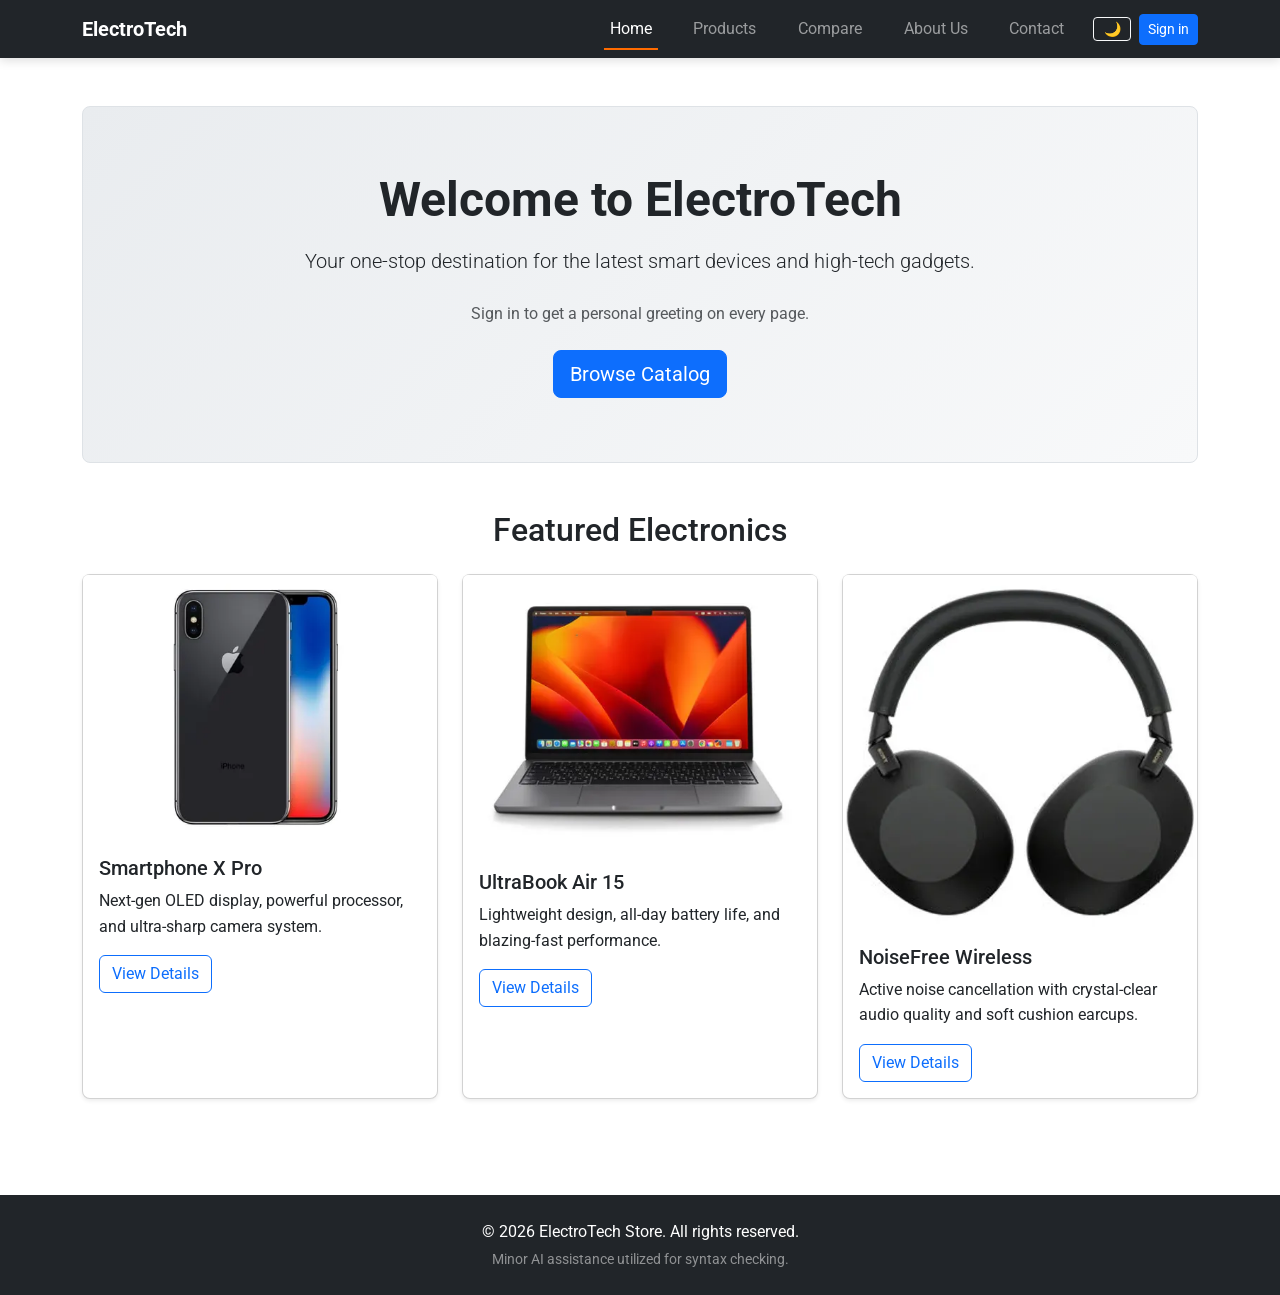
<file: index.html>
<!DOCTYPE html>
<html lang="en">
<head>
    <meta charset="UTF-8">
    <meta name="viewport" content="width=device-width, initial-scale=1.0">
    <title>ElectroTech - Home</title>
    <link rel="preconnect" href="https://fonts.googleapis.com">
    <link rel="preconnect" href="https://fonts.gstatic.com" crossorigin>
    <link href="https://fonts.googleapis.com/css2?family=Roboto:wght@300;400;700&display=swap" rel="stylesheet">
    <link href="https://cdn.jsdelivr.net/npm/bootstrap@5.3.0/dist/css/bootstrap.min.css" rel="stylesheet">
    <link rel="stylesheet" href="css/style.css">
    <script src="js/theme.js"></script>
</head>
<body class="d-flex flex-column min-vh-100">

    <header class="navbar navbar-expand-lg navbar-dark bg-dark sticky-top custom-header">
        <div class="container">
            <a class="navbar-brand fw-bold" href="index.html">ElectroTech</a>
            <button class="navbar-toggler" type="button" data-bs-toggle="collapse" data-bs-target="#mainNavbar" aria-controls="mainNavbar" aria-expanded="false" aria-label="Toggle navigation">
                <span class="navbar-toggler-icon"></span>
            </button>
            <nav class="collapse navbar-collapse" id="mainNavbar">
                <ul class="navbar-nav ms-auto gap-lg-3">
                    <li class="nav-item"><a class="nav-link active" aria-current="page" href="index.html">Home</a></li>
                    <li class="nav-item"><a class="nav-link" href="products.html">Products</a></li>
                    <li class="nav-item"><a class="nav-link" href="compare.html">Compare</a></li>
                    <li class="nav-item"><a class="nav-link" href="about.html">About Us</a></li>
                    <li class="nav-item"><a class="nav-link" href="contact.html">Contact</a></li>
                </ul>
                <div class="nav-controls d-flex align-items-center gap-2 ms-lg-3 mt-2 mt-lg-0">
                    <button type="button" class="btn btn-outline-light btn-sm" id="themeToggle" aria-label="Switch theme">🌙</button>
                    <button type="button" class="btn btn-primary btn-sm auth-guest" data-bs-toggle="modal" data-bs-target="#signinModal">Sign in</button>
                    <span class="navbar-text text-white auth-user d-none">Hi, <strong data-user-name></strong></span>
                    <button type="button" class="btn btn-outline-light btn-sm auth-user d-none" id="signOutBtn">Sign out</button>
                </div>
            </nav>
        </div>
    </header>

    <main class="container my-5">
        
        <section class="about-hero p-5 mb-5 rounded-3 text-center">
            <div class="container-fluid py-3">
                <h1 class="display-5 fw-bold mb-3">Welcome to ElectroTech</h1>
                <p class="lead max-w-700 mx-auto mb-4">Your one-stop destination for the latest smart devices and high-tech gadgets.</p>
                <p class="auth-user d-none fs-5 mb-4">Welcome back, <strong data-user-name></strong>! Check out today's featured devices below.</p>
                <p class="auth-guest text-muted mb-4">Sign in to get a personal greeting on every page.</p>
                <a href="products.html" class="btn btn-primary btn-lg">Browse Catalog</a>
            </div>
        </section>

        <section class="my-5">
            <h2 class="mb-4 text-center">Featured Electronics</h2>
            <div class="row g-4">
                
                <article class="col-md-4">
                    <div class="card h-100 shadow-sm">
                        <img src="images/phone.webp" class="card-img-top" alt="Flagship Smartphone" loading="lazy">
                        <div class="card-body">
                            <h3 class="card-title h5">Smartphone X Pro</h3>
                            <p class="card-text">Next-gen OLED display, powerful processor, and ultra-sharp camera system.</p>
                            <a href="products.html" class="btn btn-outline-primary">View Details</a>
                        </div>
                    </div>
                </article>

                <article class="col-md-4">
                    <div class="card h-100 shadow-sm">
                        <img src="images/notebook.webp" class="card-img-top" alt="Ultra Slim Laptop" loading="lazy">
                        <div class="card-body">
                            <h3 class="card-title h5">UltraBook Air 15</h3>
                            <p class="card-text">Lightweight design, all-day battery life, and blazing-fast performance.</p>
                            <a href="products.html" class="btn btn-outline-primary">View Details</a>
                        </div>
                    </div>
                </article>

                <article class="col-md-4">
                    <div class="card h-100 shadow-sm">
                        <img src="images/headphones.webp" class="card-img-top" alt="Wireless Noise Canceling Headphones" loading="lazy">
                        <div class="card-body">
                            <h3 class="card-title h5">NoiseFree Wireless</h3>
                            <p class="card-text">Active noise cancellation with crystal-clear audio quality and soft cushion earcups.</p>
                            <a href="products.html" class="btn btn-outline-primary">View Details</a>
                        </div>
                    </div>
                </article>

            </div>
        </section>

    </main>

    <div class="modal fade" id="signinModal" tabindex="-1" aria-labelledby="signinModalLabel" aria-hidden="true">
        <div class="modal-dialog modal-dialog-centered">
            <div class="modal-content">
                <form id="signinForm" novalidate>
                    <div class="modal-header">
                        <h2 class="modal-title h5" id="signinModalLabel">Sign in to ElectroTech</h2>
                        <button type="button" class="btn-close" data-bs-dismiss="modal" aria-label="Close"></button>
                    </div>
                    <div class="modal-body">
                        <div class="mb-3">
                            <label for="signinName" class="form-label">Name</label>
                            <input type="text" class="form-control" id="signinName" autocomplete="name">
                            <div class="invalid-feedback">Enter your name: 2–30 letters.</div>
                        </div>
                        <div class="mb-3">
                            <label for="signinEmail" class="form-label">Email</label>
                            <input type="email" class="form-control" id="signinEmail" autocomplete="email">
                            <div class="invalid-feedback">Enter a valid email, for example name@example.com.</div>
                        </div>
                        <div class="mb-3">
                            <label for="signinPassword" class="form-label">Password</label>
                            <input type="password" class="form-control" id="signinPassword" autocomplete="current-password">
                            <div class="invalid-feedback">Password must be at least 6 characters.</div>
                        </div>
                        <p class="small text-muted mb-0">Only your name and email are saved in this browser. The password is never stored.</p>
                    </div>
                    <div class="modal-footer">
                        <button type="button" class="btn btn-outline-secondary" data-bs-dismiss="modal">Cancel</button>
                        <button type="submit" class="btn btn-primary">Sign in</button>
                    </div>
                </form>
            </div>
        </div>
    </div>

    <footer class="bg-dark text-white text-center py-4 mt-auto">
        <div class="container">
            <p class="mb-1">&copy; 2026 ElectroTech Store. All rights reserved.</p>
            <p class="small text-white-50 mb-0">Minor AI assistance utilized for syntax checking.</p>
        </div>
    </footer>

    <script src="https://cdn.jsdelivr.net/npm/bootstrap@5.3.0/dist/js/bootstrap.bundle.min.js"></script>
    <script src="https://code.jquery.com/jquery-3.7.1.min.js"></script>
    <script src="js/script.js"></script>
    <script src="js/auth.js"></script>
</body>
</html>
</file>
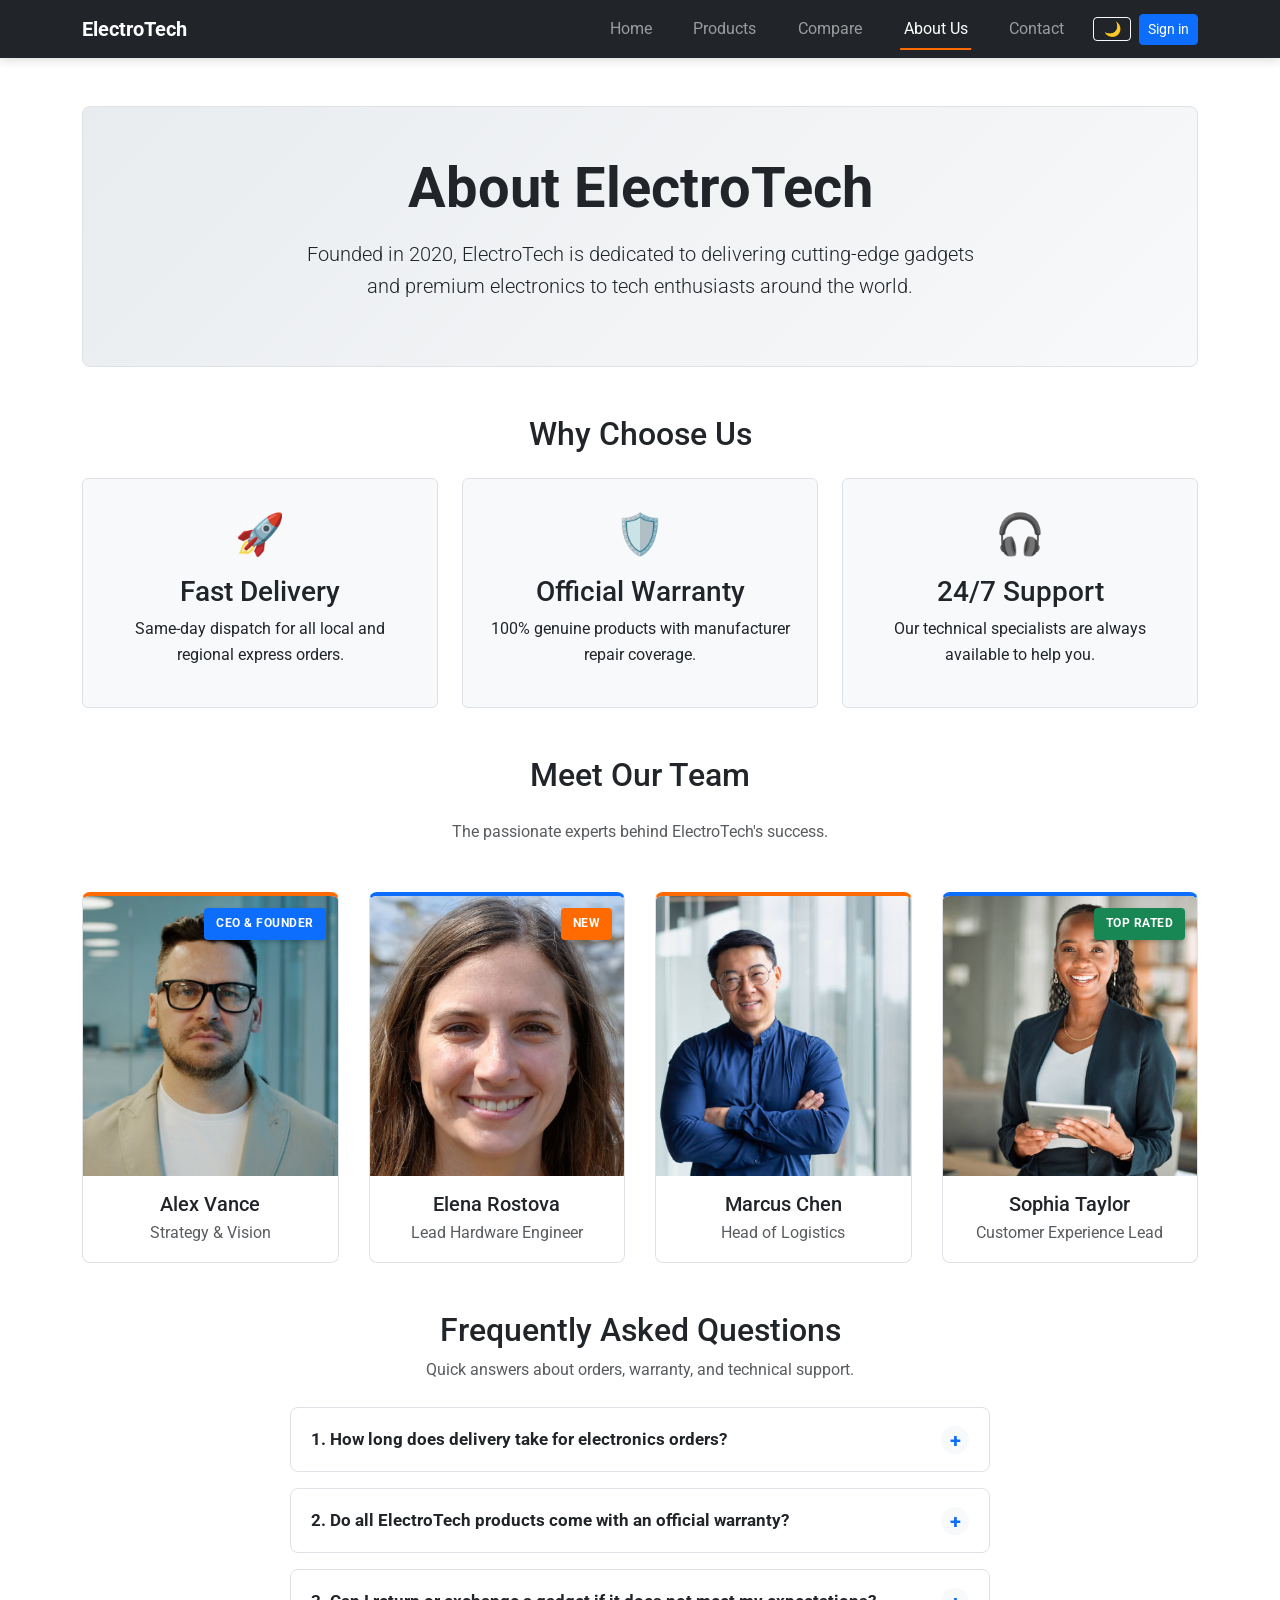
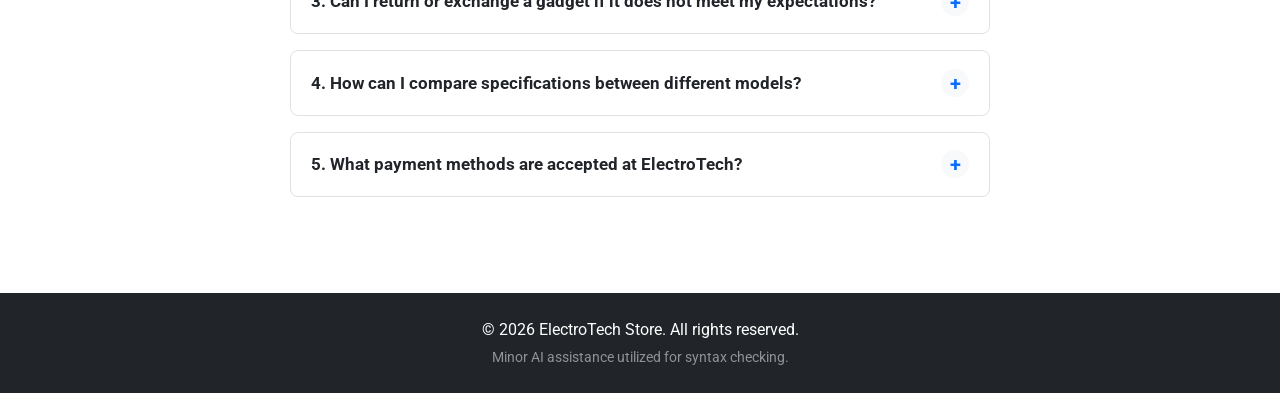
<file: about.html>
<!DOCTYPE html>
<html lang="en">
<head>
    <meta charset="UTF-8">
    <meta name="viewport" content="width=device-width, initial-scale=1.0">
    <title>ElectroTech - About Us & Team</title>
    <link rel="preconnect" href="https://fonts.googleapis.com">
    <link rel="preconnect" href="https://fonts.gstatic.com" crossorigin>
    <link href="https://fonts.googleapis.com/css2?family=Roboto:wght@300;400;700&display=swap" rel="stylesheet">
    <link href="https://cdn.jsdelivr.net/npm/bootstrap@5.3.0/dist/css/bootstrap.min.css" rel="stylesheet">
    <link rel="stylesheet" href="css/style.css">
    <script src="js/theme.js"></script>
</head>
<body class="d-flex flex-column min-vh-100">

    <header class="navbar navbar-expand-lg navbar-dark bg-dark sticky-top custom-header">
        <div class="container">
            <a class="navbar-brand fw-bold" href="index.html">ElectroTech</a>
            <button class="navbar-toggler" type="button" data-bs-toggle="collapse" data-bs-target="#mainNavbar" aria-controls="mainNavbar" aria-expanded="false" aria-label="Toggle navigation">
                <span class="navbar-toggler-icon"></span>
            </button>
            <nav class="collapse navbar-collapse" id="mainNavbar">
                <ul class="navbar-nav ms-auto gap-lg-3">
                    <li class="nav-item"><a class="nav-link" href="index.html">Home</a></li>
                    <li class="nav-item"><a class="nav-link" href="products.html">Products</a></li>
                    <li class="nav-item"><a class="nav-link" href="compare.html">Compare</a></li>
                    <li class="nav-item"><a class="nav-link active" aria-current="page" href="about.html">About Us</a></li>
                    <li class="nav-item"><a class="nav-link" href="contact.html">Contact</a></li>
                </ul>
                <div class="nav-controls d-flex align-items-center gap-2 ms-lg-3 mt-2 mt-lg-0">
                    <button type="button" class="btn btn-outline-light btn-sm" id="themeToggle" aria-label="Switch theme">🌙</button>
                    <button type="button" class="btn btn-primary btn-sm auth-guest" data-bs-toggle="modal" data-bs-target="#signinModal">Sign in</button>
                    <span class="navbar-text text-white auth-user d-none">Hi, <strong data-user-name></strong></span>
                    <button type="button" class="btn btn-outline-light btn-sm auth-user d-none" id="signOutBtn">Sign out</button>
                </div>
            </nav>
        </div>
    </header>

    <main class="container my-5">
        <section class="about-hero p-5 mb-5 rounded-3 text-center">
            <h1 class="display-4 fw-bold mb-3">About ElectroTech</h1>
            <p class="lead max-w-700 mx-auto">
                Founded in 2020, ElectroTech is dedicated to delivering cutting-edge gadgets and premium electronics to tech enthusiasts around the world.
            </p>
        </section>

        <section class="mb-5">
            <h2 class="text-center mb-4">Why Choose Us</h2>
            <div class="row g-4">
                <div class="col-12 col-md-6 col-lg-4">
                    <div class="feature-item h-100 p-4 rounded text-center">
                        <div class="feature-icon mb-2">🚀</div>
                        <h3>Fast Delivery</h3>
                        <p>Same-day dispatch for all local and regional express orders.</p>
                    </div>
                </div>
                <div class="col-12 col-md-6 col-lg-4">
                    <div class="feature-item h-100 p-4 rounded text-center">
                        <div class="feature-icon mb-2">🛡️</div>
                        <h3>Official Warranty</h3>
                        <p>100% genuine products with manufacturer repair coverage.</p>
                    </div>
                </div>
                <div class="col-12 col-md-6 col-lg-4">
                    <div class="feature-item h-100 p-4 rounded text-center">
                        <div class="feature-icon mb-2">🎧</div>
                        <h3>24/7 Support</h3>
                        <p>Our technical specialists are always available to help you.</p>
                    </div>
                </div>
            </div>
        </section>

        <section class="my-5">
            <h2 class="text-center mb-4">Meet Our Team</h2>
            <p class="text-muted text-center mb-5">The passionate experts behind ElectroTech's success.</p>

            <div class="team-grid">
                <article class="team-card">
                    <div class="team-card__image-container">
                        <img src="img/team1.jpg" alt="Alex Vance Photo" loading="lazy">
                        <span class="badge-status badge-status--lead">CEO &amp; Founder</span>
                    </div>
                    <div class="team-card__content p-3 text-center">
                        <h3 class="h5 mb-1">Alex Vance</h3>
                        <p class="text-muted mb-0">Strategy &amp; Vision</p>
                    </div>
                </article>

                <article class="team-card">
                    <div class="team-card__image-container">
                        <img src="img/team2.jpg" alt="Elena Rostova Photo" loading="lazy">
                        <span class="badge-status badge-status--new">NEW</span>
                    </div>
                    <div class="team-card__content p-3 text-center">
                        <h3 class="h5 mb-1">Elena Rostova</h3>
                        <p class="text-muted mb-0">Lead Hardware Engineer</p>
                    </div>
                </article>

                <article class="team-card">
                    <div class="team-card__image-container">
                        <img src="img/team3.jpg" alt="Marcus Chen Photo" loading="lazy">
                    </div>
                    <div class="team-card__content p-3 text-center">
                        <h3 class="h5 mb-1">Marcus Chen</h3>
                        <p class="text-muted mb-0">Head of Logistics</p>
                    </div>
                </article>

                <article class="team-card">
                    <div class="team-card__image-container">
                        <img src="img/team4.jpg" alt="Sophia Taylor Photo" loading="lazy">
                        <span class="badge-status badge-status--top">TOP RATED</span>
                    </div>
                    <div class="team-card__content p-3 text-center">
                        <h3 class="h5 mb-1">Sophia Taylor</h3>
                        <p class="text-muted mb-0">Customer Experience Lead</p>
                    </div>
                </article>
            </div>
        </section>

        <section class="my-5" id="faqSection">
            <h2 class="text-center mb-2">Frequently Asked Questions</h2>
            <p class="text-muted text-center mb-4">Quick answers about orders, warranty, and technical support.</p>

            <div class="max-w-700 mx-auto d-flex flex-column gap-3" id="faqAccordion">
                <article class="faq-item">
                    <button type="button" class="faq-question" aria-expanded="false">
                        <span>1. How long does delivery take for electronics orders?</span>
                        <span class="faq-icon" aria-hidden="true">+</span>
                    </button>
                    <div class="faq-answer">
                        <p class="mb-0">Local orders within Astana are dispatched the same day and arrive within 24 hours. Regional express shipping across Kazakhstan takes 2 to 4 business days.</p>
                    </div>
                </article>

                <article class="faq-item">
                    <button type="button" class="faq-question" aria-expanded="false">
                        <span>2. Do all ElectroTech products come with an official warranty?</span>
                        <span class="faq-icon" aria-hidden="true">+</span>
                    </button>
                    <div class="faq-answer">
                        <p class="mb-0">Yes, every smartphone, laptop, and audio device includes a 1-year or 2-year manufacturer warranty covering hardware defects and authorized service repairs.</p>
                    </div>
                </article>

                <article class="faq-item">
                    <button type="button" class="faq-question" aria-expanded="false">
                        <span>3. Can I return or exchange a gadget if it does not meet my expectations?</span>
                        <span class="faq-icon" aria-hidden="true">+</span>
                    </button>
                    <div class="faq-answer">
                        <p class="mb-0">You can return or exchange any unopened or undamaged item within 14 days of purchase with the original packaging and receipt.</p>
                    </div>
                </article>

                <article class="faq-item">
                    <button type="button" class="faq-question" aria-expanded="false">
                        <span>4. How can I compare specifications between different models?</span>
                        <span class="faq-icon" aria-hidden="true">+</span>
                    </button>
                    <div class="faq-answer">
                        <p class="mb-0">Visit our Compare page to view side-by-side hardware specs, battery capacities, display types, and pricing across flagship devices.</p>
                    </div>
                </article>

                <article class="faq-item">
                    <button type="button" class="faq-question" aria-expanded="false">
                        <span>5. What payment methods are accepted at ElectroTech?</span>
                        <span class="faq-icon" aria-hidden="true">+</span>
                    </button>
                    <div class="faq-answer">
                        <p class="mb-0">We accept Visa, Mastercard, Kaspi QR/Gold, Apple Pay, and corporate bank transfers for bulk hardware orders.</p>
                    </div>
                </article>
            </div>
        </section>
    </main>

    <div class="modal fade" id="signinModal" tabindex="-1" aria-labelledby="signinModalLabel" aria-hidden="true">
        <div class="modal-dialog modal-dialog-centered">
            <div class="modal-content">
                <form id="signinForm" novalidate>
                    <div class="modal-header">
                        <h2 class="modal-title h5" id="signinModalLabel">Sign in to ElectroTech</h2>
                        <button type="button" class="btn-close" data-bs-dismiss="modal" aria-label="Close"></button>
                    </div>
                    <div class="modal-body">
                        <div class="mb-3">
                            <label for="signinName" class="form-label">Name</label>
                            <input type="text" class="form-control" id="signinName" autocomplete="name">
                            <div class="invalid-feedback">Enter your name: 2–30 letters.</div>
                        </div>
                        <div class="mb-3">
                            <label for="signinEmail" class="form-label">Email</label>
                            <input type="email" class="form-control" id="signinEmail" autocomplete="email">
                            <div class="invalid-feedback">Enter a valid email, for example name@example.com.</div>
                        </div>
                        <div class="mb-3">
                            <label for="signinPassword" class="form-label">Password</label>
                            <input type="password" class="form-control" id="signinPassword" autocomplete="current-password">
                            <div class="invalid-feedback">Password must be at least 6 characters.</div>
                        </div>
                        <p class="small text-muted mb-0">Only your name and email are saved in this browser. The password is never stored.</p>
                    </div>
                    <div class="modal-footer">
                        <button type="button" class="btn btn-outline-secondary" data-bs-dismiss="modal">Cancel</button>
                        <button type="submit" class="btn btn-primary">Sign in</button>
                    </div>
                </form>
            </div>
        </div>
    </div>
    <footer class="bg-dark text-white text-center py-4 mt-auto">
        <div class="container">
            <p class="mb-1">&copy; 2026 ElectroTech Store. All rights reserved.</p>
            <p class="small text-white-50 mb-0">Minor AI assistance utilized for syntax checking.</p>
        </div>
    </footer>

    <script src="https://cdn.jsdelivr.net/npm/bootstrap@5.3.0/dist/js/bootstrap.bundle.min.js"></script>
    <script src="https://code.jquery.com/jquery-3.7.1.min.js"></script>
    <script src="js/script.js"></script>
    <script src="js/auth.js"></script>
    <script src="js/faq.js"></script>
</body>
</html>
</file>
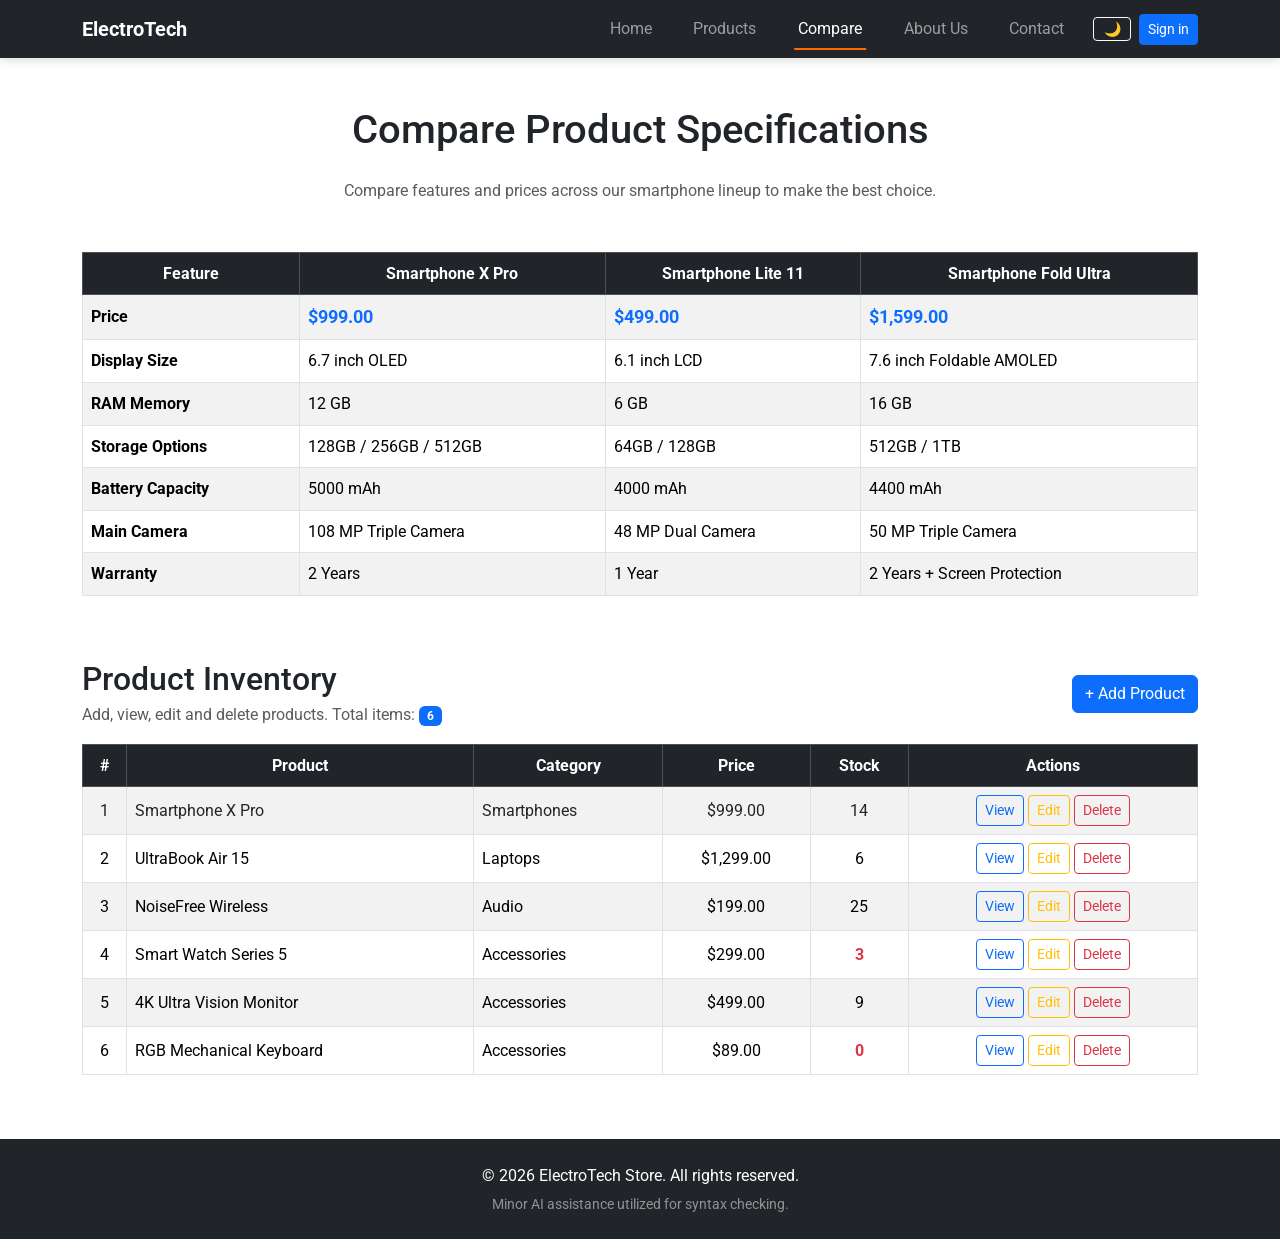
<file: compare.html>
<!DOCTYPE html>
<html lang="en">
<head>
    <meta charset="UTF-8">
    <meta name="viewport" content="width=device-width, initial-scale=1.0">
    <title>ElectroTech - Compare Products</title>
    <link rel="preconnect" href="https://fonts.googleapis.com">
    <link rel="preconnect" href="https://fonts.gstatic.com" crossorigin>
    <link href="https://fonts.googleapis.com/css2?family=Roboto:wght@300;400;700&display=swap" rel="stylesheet">
    <link href="https://cdn.jsdelivr.net/npm/bootstrap@5.3.0/dist/css/bootstrap.min.css" rel="stylesheet">
    <link rel="stylesheet" href="css/style.css">
    <script src="js/theme.js"></script>
</head>
<body class="d-flex flex-column min-vh-100">

    <header class="navbar navbar-expand-lg navbar-dark bg-dark sticky-top custom-header">
        <div class="container">
            <a class="navbar-brand fw-bold" href="index.html">ElectroTech</a>
            <button class="navbar-toggler" type="button" data-bs-toggle="collapse" data-bs-target="#mainNavbar" aria-controls="mainNavbar" aria-expanded="false" aria-label="Toggle navigation">
                <span class="navbar-toggler-icon"></span>
            </button>
            <nav class="collapse navbar-collapse" id="mainNavbar">
                <ul class="navbar-nav ms-auto gap-lg-3">
                    <li class="nav-item"><a class="nav-link" href="index.html">Home</a></li>
                    <li class="nav-item"><a class="nav-link" href="products.html">Products</a></li>
                    <li class="nav-item"><a class="nav-link active" aria-current="page" href="compare.html">Compare</a></li>
                    <li class="nav-item"><a class="nav-link" href="about.html">About Us</a></li>
                    <li class="nav-item"><a class="nav-link" href="contact.html">Contact</a></li>
                </ul>
                <div class="nav-controls d-flex align-items-center gap-2 ms-lg-3 mt-2 mt-lg-0">
                    <button type="button" class="btn btn-outline-light btn-sm" id="themeToggle" aria-label="Switch theme">🌙</button>
                    <button type="button" class="btn btn-primary btn-sm auth-guest" data-bs-toggle="modal" data-bs-target="#signinModal">Sign in</button>
                    <span class="navbar-text text-white auth-user d-none">Hi, <strong data-user-name></strong></span>
                    <button type="button" class="btn btn-outline-light btn-sm auth-user d-none" id="signOutBtn">Sign out</button>
                </div>
            </nav>
        </div>
    </header>

    <main class="container my-5">
        <h1 class="mb-4 text-center">Compare Product Specifications</h1>
        <p class="text-muted text-center mb-5">Compare features and prices across our smartphone lineup to make the best choice.</p>

        <section class="table-responsive">
            <table class="table table-bordered table-striped align-middle">
                <thead class="table-dark text-center">
                    <tr>
                        <th scope="col">Feature</th>
                        <th scope="col">Smartphone X Pro</th>
                        <th scope="col">Smartphone Lite 11</th>
                        <th scope="col">Smartphone Fold Ultra</th>
                    </tr>
                </thead>
                <tbody>
                    <tr>
                        <th scope="row">Price</th>
                        <td>$999.00</td>
                        <td>$499.00</td>
                        <td>$1,599.00</td>
                    </tr>
                    <tr>
                        <th scope="row">Display Size</th>
                        <td>6.7 inch OLED</td>
                        <td>6.1 inch LCD</td>
                        <td>7.6 inch Foldable AMOLED</td>
                    </tr>
                    <tr>
                        <th scope="row">RAM Memory</th>
                        <td>12 GB</td>
                        <td>6 GB</td>
                        <td>16 GB</td>
                    </tr>
                    <tr>
                        <th scope="row">Storage Options</th>
                        <td>128GB / 256GB / 512GB</td>
                        <td>64GB / 128GB</td>
                        <td>512GB / 1TB</td>
                    </tr>
                    <tr>
                        <th scope="row">Battery Capacity</th>
                        <td>5000 mAh</td>
                        <td>4000 mAh</td>
                        <td>4400 mAh</td>
                    </tr>
                    <tr>
                        <th scope="row">Main Camera</th>
                        <td>108 MP Triple Camera</td>
                        <td>48 MP Dual Camera</td>
                        <td>50 MP Triple Camera</td>
                    </tr>
                    <tr>
                        <th scope="row">Warranty</th>
                        <td>2 Years</td>
                        <td>1 Year</td>
                        <td>2 Years + Screen Protection</td>
                    </tr>
                </tbody>
            </table>
        </section>

        <section class="mt-5" id="inventorySection">
            <div class="d-flex flex-wrap justify-content-between align-items-center gap-3 mb-3">
                <div>
                    <h2 class="mb-1">Product Inventory</h2>
                    <p class="text-muted mb-0">Add, view, edit and delete products. Total items: <span class="badge bg-primary" id="productCount">0</span></p>
                </div>
                <button type="button" class="btn btn-primary" id="addProductBtn">+ Add Product</button>
            </div>

            <div class="alert d-none" id="tableStatus" role="status" aria-live="polite"></div>

            <div class="table-responsive">
                <table class="table table-bordered table-striped align-middle" id="productTable">
                    <thead class="table-dark text-center">
                        <tr>
                            <th scope="col">#</th>
                            <th scope="col">Product</th>
                            <th scope="col">Category</th>
                            <th scope="col">Price</th>
                            <th scope="col">Stock</th>
                            <th scope="col">Actions</th>
                        </tr>
                    </thead>
                    <tbody id="productTableBody"></tbody>
                </table>
            </div>
        </section>
    </main>

    <div class="modal fade" id="productModal" tabindex="-1" aria-labelledby="productModalTitle" aria-hidden="true">
        <div class="modal-dialog modal-dialog-centered">
            <form class="modal-content" id="productForm" novalidate>
                <div class="modal-header">
                    <h2 class="modal-title h5" id="productModalTitle">Add Product</h2>
                    <button type="button" class="btn-close" data-bs-dismiss="modal" aria-label="Close"></button>
                </div>
                <div class="modal-body">
                    <div class="mb-3">
                        <label class="form-label" for="productName">Product name</label>
                        <input class="form-control" id="productName" type="text" autocomplete="off">
                        <div class="invalid-feedback">Enter at least 2 characters.</div>
                    </div>
                    <div class="mb-3">
                        <label class="form-label" for="productCategory">Category</label>
                        <select class="form-select" id="productCategory">
                            <option value="">Select a category</option>
                            <option value="Smartphones">Smartphones</option>
                            <option value="Laptops">Laptops</option>
                            <option value="Audio">Audio</option>
                            <option value="Accessories">Accessories</option>
                        </select>
                        <div class="invalid-feedback">Choose a category.</div>
                    </div>
                    <div class="row g-3">
                        <div class="col-sm-6">
                            <label class="form-label" for="productPrice">Price ($)</label>
                            <input class="form-control" id="productPrice" type="number" min="0" step="0.01">
                            <div class="invalid-feedback">Enter a price greater than 0.</div>
                        </div>
                        <div class="col-sm-6">
                            <label class="form-label" for="productStock">Stock</label>
                            <input class="form-control" id="productStock" type="number" min="0" step="1">
                            <div class="invalid-feedback">Enter a whole number, 0 or more.</div>
                        </div>
                    </div>
                </div>
                <div class="modal-footer">
                    <button type="button" class="btn btn-secondary" data-bs-dismiss="modal">Cancel</button>
                    <button type="submit" class="btn btn-primary" id="productSubmitBtn">Add</button>
                </div>
            </form>
        </div>
    </div>

    <div class="modal fade" id="viewModal" tabindex="-1" aria-labelledby="viewModalTitle" aria-hidden="true">
        <div class="modal-dialog modal-dialog-centered">
            <div class="modal-content">
                <div class="modal-header">
                    <h2 class="modal-title h5" id="viewModalTitle">Product Details</h2>
                    <button type="button" class="btn-close" data-bs-dismiss="modal" aria-label="Close"></button>
                </div>
                <div class="modal-body">
                    <dl class="row mb-0" id="viewDetails"></dl>
                </div>
                <div class="modal-footer">
                    <button type="button" class="btn btn-secondary" data-bs-dismiss="modal">Close</button>
                </div>
            </div>
        </div>
    </div>

    <div class="modal fade" id="deleteModal" tabindex="-1" aria-labelledby="deleteModalTitle" aria-hidden="true">
        <div class="modal-dialog modal-dialog-centered">
            <div class="modal-content">
                <div class="modal-header">
                    <h2 class="modal-title h5" id="deleteModalTitle">Delete Product</h2>
                    <button type="button" class="btn-close" data-bs-dismiss="modal" aria-label="Close"></button>
                </div>
                <div class="modal-body">
                    <p class="mb-0">Are you sure you want to delete <strong id="deleteProductName"></strong>? This action cannot be undone.</p>
                </div>
                <div class="modal-footer">
                    <button type="button" class="btn btn-secondary" data-bs-dismiss="modal">Cancel</button>
                    <button type="button" class="btn btn-danger" id="confirmDeleteBtn">Delete</button>
                </div>
            </div>
        </div>
    </div>

    <div class="modal fade" id="signinModal" tabindex="-1" aria-labelledby="signinModalLabel" aria-hidden="true">
        <div class="modal-dialog modal-dialog-centered">
            <div class="modal-content">
                <form id="signinForm" novalidate>
                    <div class="modal-header">
                        <h2 class="modal-title h5" id="signinModalLabel">Sign in to ElectroTech</h2>
                        <button type="button" class="btn-close" data-bs-dismiss="modal" aria-label="Close"></button>
                    </div>
                    <div class="modal-body">
                        <div class="mb-3">
                            <label for="signinName" class="form-label">Name</label>
                            <input type="text" class="form-control" id="signinName" autocomplete="name">
                            <div class="invalid-feedback">Enter your name: 2–30 letters.</div>
                        </div>
                        <div class="mb-3">
                            <label for="signinEmail" class="form-label">Email</label>
                            <input type="email" class="form-control" id="signinEmail" autocomplete="email">
                            <div class="invalid-feedback">Enter a valid email, for example name@example.com.</div>
                        </div>
                        <div class="mb-3">
                            <label for="signinPassword" class="form-label">Password</label>
                            <input type="password" class="form-control" id="signinPassword" autocomplete="current-password">
                            <div class="invalid-feedback">Password must be at least 6 characters.</div>
                        </div>
                        <p class="small text-muted mb-0">Only your name and email are saved in this browser. The password is never stored.</p>
                    </div>
                    <div class="modal-footer">
                        <button type="button" class="btn btn-outline-secondary" data-bs-dismiss="modal">Cancel</button>
                        <button type="submit" class="btn btn-primary">Sign in</button>
                    </div>
                </form>
            </div>
        </div>
    </div>

    <footer class="bg-dark text-white text-center py-4 mt-auto">
        <div class="container">
            <p class="mb-1">&copy; 2026 ElectroTech Store. All rights reserved.</p>
            <p class="small text-white-50 mb-0">Minor AI assistance utilized for syntax checking.</p>
        </div>
    </footer>

    <script src="https://cdn.jsdelivr.net/npm/bootstrap@5.3.0/dist/js/bootstrap.bundle.min.js"></script>
    <script src="https://code.jquery.com/jquery-3.7.1.min.js"></script>
    <script src="js/script.js"></script>
    <script src="js/auth.js"></script>
    <script src="js/table.js"></script>
</body>
</html>
</file>
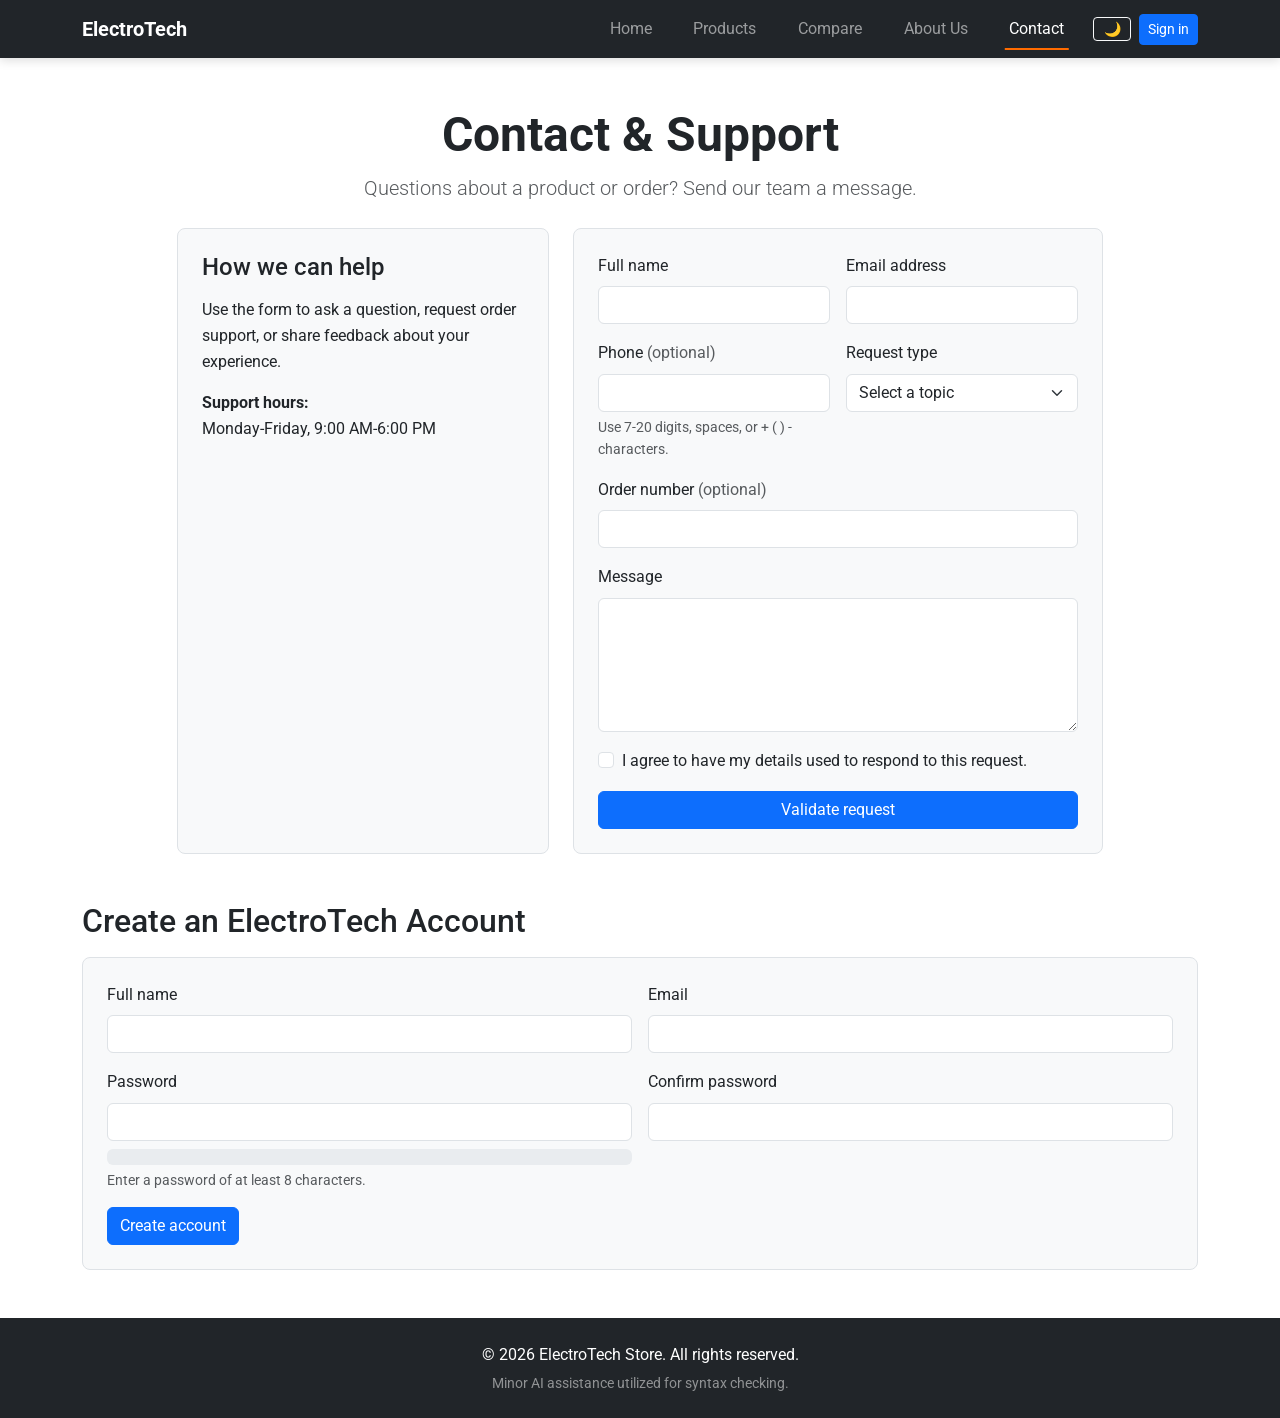
<file: contact.html>
<!DOCTYPE html>
<html lang="en">
<head>
    <meta charset="UTF-8">
    <meta name="viewport" content="width=device-width, initial-scale=1.0">
    <meta name="description" content="Contact ElectroTech for product questions, order support, or feedback.">
    <title>ElectroTech - Contact & Support</title>
    <link rel="preconnect" href="https://fonts.googleapis.com">
    <link rel="preconnect" href="https://fonts.gstatic.com" crossorigin>
    <link href="https://fonts.googleapis.com/css2?family=Roboto:wght@300;400;700&display=swap" rel="stylesheet">
    <link href="https://cdn.jsdelivr.net/npm/bootstrap@5.3.0/dist/css/bootstrap.min.css" rel="stylesheet">
    <link rel="stylesheet" href="css/style.css">
    <script src="js/theme.js"></script>
</head>
<body class="d-flex flex-column min-vh-100">
    <header class="navbar navbar-expand-lg navbar-dark bg-dark sticky-top custom-header">
        <div class="container">
            <a class="navbar-brand fw-bold" href="index.html">ElectroTech</a>
            <button class="navbar-toggler" type="button" data-bs-toggle="collapse" data-bs-target="#mainNavbar" aria-controls="mainNavbar" aria-expanded="false" aria-label="Toggle navigation">
                <span class="navbar-toggler-icon"></span>
            </button>
            <nav class="collapse navbar-collapse" id="mainNavbar">
                <ul class="navbar-nav ms-auto gap-lg-3">
                    <li class="nav-item"><a class="nav-link" href="index.html">Home</a></li>
                    <li class="nav-item"><a class="nav-link" href="products.html">Products</a></li>
                    <li class="nav-item"><a class="nav-link" href="compare.html">Compare</a></li>
                    <li class="nav-item"><a class="nav-link" href="about.html">About Us</a></li>
                    <li class="nav-item"><a class="nav-link active" aria-current="page" href="contact.html">Contact</a></li>
                </ul>
                <div class="nav-controls d-flex align-items-center gap-2 ms-lg-3 mt-2 mt-lg-0">
                    <button type="button" class="btn btn-outline-light btn-sm" id="themeToggle" aria-label="Switch theme">🌙</button>
                    <button type="button" class="btn btn-primary btn-sm auth-guest" data-bs-toggle="modal" data-bs-target="#signinModal">Sign in</button>
                    <span class="navbar-text text-white auth-user d-none">Hi, <strong data-user-name></strong></span>
                    <button type="button" class="btn btn-outline-light btn-sm auth-user d-none" id="signOutBtn">Sign out</button>
                </div>
            </nav>
        </div>
    </header>

    <main class="container my-5">
        <section class="row justify-content-center">
            <div class="col-12 col-lg-10">
                <div class="mb-4 text-center">
                    <h1 class="display-5 fw-bold">Contact &amp; Support</h1>
                    <p class="lead text-muted mb-0">Questions about a product or order? Send our team a message.</p>
                </div>

                <div class="row g-4">
                    <aside class="col-12 col-md-5">
                        <div class="contact-card h-100 p-4 rounded-3">
                            <h2 class="h4 mb-3">How we can help</h2>
                            <p>Use the form to ask a question, request order support, or share feedback about your experience.</p>
                            <p class="mb-0"><strong>Support hours:</strong><br>Monday-Friday, 9:00 AM-6:00 PM</p>
                        </div>
                    </aside>

                    <div class="col-12 col-md-7">
                        <form id="contactForm" class="contact-card p-4 rounded-3" novalidate>
                            <div class="row g-3">
                                <div class="col-12 col-sm-6">
                                    <label for="contactName" class="form-label">Full name</label>
                                    <input type="text" class="form-control" id="contactName" name="name" autocomplete="name" minlength="2" required>
                                    <div class="invalid-feedback">Please enter your name (at least 2 characters).</div>
                                </div>
                                <div class="col-12 col-sm-6">
                                    <label for="contactEmail" class="form-label">Email address</label>
                                    <input type="email" class="form-control" id="contactEmail" name="email" autocomplete="email" required>
                                    <div class="invalid-feedback">Please enter a valid email address.</div>
                                </div>
                                <div class="col-12 col-sm-6">
                                    <label for="contactPhone" class="form-label">Phone <span class="text-muted">(optional)</span></label>
                                    <input type="tel" class="form-control" id="contactPhone" name="phone" autocomplete="tel" pattern="[+0-9() -]{7,20}" aria-describedby="phoneHelp">
                                    <div id="phoneHelp" class="form-text">Use 7-20 digits, spaces, or + ( ) - characters.</div>
                                    <div class="invalid-feedback">Enter a valid phone number or leave this field blank.</div>
                                </div>
                                <div class="col-12 col-sm-6">
                                    <label for="requestType" class="form-label">Request type</label>
                                    <select class="form-select" id="requestType" name="requestType" required>
                                        <option value="" selected disabled>Select a topic</option>
                                        <option value="product">Product question</option>
                                        <option value="order">Order support</option>
                                        <option value="feedback">Feedback</option>
                                    </select>
                                    <div class="invalid-feedback">Please choose a request type.</div>
                                </div>
                                <div class="col-12">
                                    <label for="orderNumber" class="form-label">Order number <span class="text-muted">(optional)</span></label>
                                    <input type="text" class="form-control" id="orderNumber" name="orderNumber" autocomplete="off">
                                </div>
                                <div class="col-12">
                                    <label for="contactMessage" class="form-label">Message</label>
                                    <textarea class="form-control" id="contactMessage" name="message" rows="5" minlength="10" required></textarea>
                                    <div class="invalid-feedback">Please enter a message of at least 10 characters.</div>
                                </div>
                                <div class="col-12">
                                    <div class="form-check">
                                        <input class="form-check-input" type="checkbox" value="yes" id="privacyConsent" required>
                                        <label class="form-check-label" for="privacyConsent">I agree to have my details used to respond to this request.</label>
                                        <div class="invalid-feedback">Please confirm before continuing.</div>
                                    </div>
                                </div>
                                <div class="col-12">
                                    <button type="submit" class="btn btn-primary w-100">Validate request</button>
                                </div>
                            </div>
                            <div id="formStatus" class="alert mt-3 mb-0" role="status" aria-live="polite" hidden></div>
                        </form>
                    </div>
                </div>
            </div>
        </section>
    </main>

    <div class="modal fade" id="signinModal" tabindex="-1" aria-labelledby="signinModalLabel" aria-hidden="true">
        <div class="modal-dialog modal-dialog-centered">
            <div class="modal-content">
                <form id="signinForm" novalidate>
                    <div class="modal-header">
                        <h2 class="modal-title h5" id="signinModalLabel">Sign in to ElectroTech</h2>
                        <button type="button" class="btn-close" data-bs-dismiss="modal" aria-label="Close"></button>
                    </div>
                    <div class="modal-body">
                        <div class="mb-3">
                            <label for="signinName" class="form-label">Name</label>
                            <input type="text" class="form-control" id="signinName" autocomplete="name">
                            <div class="invalid-feedback">Enter your name: 2–30 letters.</div>
                        </div>
                        <div class="mb-3">
                            <label for="signinEmail" class="form-label">Email</label>
                            <input type="email" class="form-control" id="signinEmail" autocomplete="email">
                            <div class="invalid-feedback">Enter a valid email, for example name@example.com.</div>
                        </div>
                        <div class="mb-3">
                            <label for="signinPassword" class="form-label">Password</label>
                            <input type="password" class="form-control" id="signinPassword" autocomplete="current-password">
                            <div class="invalid-feedback">Password must be at least 6 characters.</div>
                        </div>
                        <p class="small text-muted mb-0">Only your name and email are saved in this browser. The password is never stored.</p>
                    </div>
                    <div class="modal-footer">
                        <button type="button" class="btn btn-outline-secondary" data-bs-dismiss="modal">Cancel</button>
                        <button type="submit" class="btn btn-primary">Sign in</button>
                    </div>
                </form>
            </div>
        </div>
    </div>

    <footer class="bg-dark text-white text-center py-4 mt-auto">
        <div class="container">
            <p class="mb-1">&copy; 2026 ElectroTech Store. All rights reserved.</p>
            <p class="small text-white-50 mb-0">Minor AI assistance utilized for syntax checking.</p>
        </div>
    </footer>

    <script src="https://cdn.jsdelivr.net/npm/bootstrap@5.3.0/dist/js/bootstrap.bundle.min.js"></script>
    <script>
        const contactForm = document.getElementById('contactForm');
        const formStatus = document.getElementById('formStatus');

        contactForm.addEventListener('submit', (event) => {
            event.preventDefault();
            contactForm.classList.add('was-validated');

            if (!contactForm.checkValidity()) {
                formStatus.hidden = true;
                contactForm.querySelector(':invalid').focus();
                return;
            }

            formStatus.textContent = 'Your form passed validation. This demo does not send or store messages because no form-processing service is connected.';
            formStatus.classList.add('alert-info');
            formStatus.hidden = false;
        });
    </script>
    <script src="https://code.jquery.com/jquery-3.7.1.min.js"></script>
    <script src="js/script.js"></script>
    <script src="js/auth.js"></script>
    <script src="js/validation.js"></script>
</body>
</html>
</file>
<file: css/style.css>
:root {
  --primary-color: #0d6efd;
  --primary-hover: #0b5ed7;
  --secondary-color: #6c757d;
  --accent-color: #ff6b00;
  --accent-green: #198754;
  
  --bg-light: #f8f9fa;
  --bg-card: #ffffff;
  --border-color: #dee2e6;
  
  --text-dark: #212529;
  --text-muted: #6c757d;

  --font-base: 'Roboto', system-ui, -apple-system, sans-serif;

  --radius-sm: 4px;
  --radius-md: 8px;
  --radius-lg: 16px;

  --transition-fast: all 0.2s ease-in-out;
  --transition-normal: all 0.3s ease-in-out;
  --shadow-subtle: 0 4px 6px rgba(0, 0, 0, 0.05);
  --shadow-hover: 0 10px 20px rgba(0, 0, 0, 0.12);
}

[data-bs-theme="dark"] {
  --bg-light: #2b3035;
  --bg-card: #212529;
  --border-color: #3d444b;
  --text-dark: #e9ecef;
  --text-muted: #adb5bd;
  --shadow-subtle: 0 4px 6px rgba(0, 0, 0, 0.4);
  --shadow-hover: 0 10px 20px rgba(0, 0, 0, 0.5);
}

[data-bs-theme="dark"] .about-hero {
  background: linear-gradient(135deg, #2b3035 0%, #1a1d20 100%);
}

[data-bs-theme="dark"] .team-card__image-container {
  background-color: #2b3035;
}

body {
  font-family: var(--font-base);
  color: var(--text-dark);
  background-color: var(--bg-card);
  line-height: 1.6;
}

.custom-header {
  position: sticky;
  top: 0;
  z-index: 1030;
  box-shadow: 0 2px 10px rgba(0, 0, 0, 0.15);
}

.navbar-nav .nav-link {
  position: relative;
  transition: var(--transition-fast);
  padding: 0.5rem 0.8rem !important;
}

.navbar-nav .nav-link:hover,
.navbar-nav .nav-link:focus {
  color: #ffffff !important;
  outline: none;
}

.navbar-nav .nav-link::after {
  content: '';
  position: absolute;
  width: 0%;
  height: 2px;
  bottom: 0;
  left: 50%;
  background-color: var(--accent-color);
  transition: var(--transition-fast);
  transform: translateX(-50%);
}

.navbar-nav .nav-link:hover::after,
.navbar-nav .nav-link:focus::after,
.navbar-nav .nav-link.active::after {
  width: 80%;
}

.nav-controls .btn {
  white-space: nowrap;
}

#themeToggle {
  width: 38px;
  line-height: 1;
}

.about-hero {
  background: linear-gradient(135deg, #e9ecef 0%, #f8f9fa 100%);
  border: 1px solid var(--border-color);
}

.max-w-700 {
  max-width: 700px;
}

.feature-item {
  background-color: var(--bg-light);
  border: 1px solid var(--border-color);
  transition: var(--transition-normal);
}

.feature-item:hover {
  transform: translateY(-5px);
  box-shadow: var(--shadow-hover);
  border-color: var(--primary-color);
}

.feature-icon {
  font-size: 2.5rem;
}

.team-grid {
  display: grid;
  grid-template-columns: repeat(auto-fit, minmax(250px, 1fr));
  gap: 30px;
}

.team-card {
  background-color: var(--bg-card);
  border: 1px solid var(--border-color);
  border-radius: var(--radius-md);
  overflow: hidden;
  transition: var(--transition-normal);
  position: relative;
}

.team-card:hover {
  transform: translateY(-8px);
  box-shadow: var(--shadow-hover);
}

.team-card__image-container {
  position: relative;
  width: 100%;
  height: 280px;
  overflow: hidden;
  background-color: #e9ecef;
}

.team-card__image-container img {
  width: 100%;
  height: 100%;
  object-fit: cover;
  transition: var(--transition-normal);
}

.team-card:hover .team-card__image-container img {
  transform: scale(1.05);
}

.badge-status {
  position: absolute;
  top: 12px;
  right: 12px;
  padding: 6px 12px;
  font-size: 0.75rem;
  font-weight: 700;
  color: #ffffff;
  border-radius: var(--radius-sm);
  text-transform: uppercase;
  letter-spacing: 0.5px;
  box-shadow: 0 2px 4px rgba(0, 0, 0, 0.2);
}

.badge-status--lead {
  background-color: var(--primary-color);
}

.badge-status--new {
  background-color: var(--accent-color);
}

.badge-status--top {
  background-color: var(--accent-green);
}

.team-grid .team-card:nth-child(even) {
  border-top: 4px solid var(--primary-color);
}

.team-grid .team-card:nth-child(odd) {
  border-top: 4px solid var(--accent-color);
}

/* FAQ Section */
.faq-item {
  background-color: var(--bg-card);
  border: 1px solid var(--border-color);
  border-radius: var(--radius-md);
  overflow: hidden;
  transition: var(--transition-fast);
}

.faq-item:hover,
.faq-item.active {
  border-color: var(--primary-color);
  box-shadow: var(--shadow-subtle);
}

.faq-question {
  width: 100%;
  background: none;
  border: none;
  padding: 1.1rem 1.25rem;
  text-align: left;
  font-size: 1.05rem;
  font-weight: 700;
  color: var(--text-dark);
  display: flex;
  justify-content: space-between;
  align-items: center;
  gap: 1rem;
  cursor: pointer;
  transition: var(--transition-fast);
}

.faq-question:hover {
  color: var(--primary-color);
}

.faq-icon {
  display: inline-flex;
  align-items: center;
  justify-content: center;
  width: 28px;
  height: 28px;
  border-radius: 50%;
  background-color: var(--bg-light);
  color: var(--primary-color);
  font-size: 1.25rem;
  font-weight: 700;
  flex-shrink: 0;
  transition: var(--transition-fast);
}

.faq-item.active .faq-icon {
  background-color: var(--primary-color);
  color: #ffffff;
}

.faq-answer {
  display: none;
  padding: 0.9rem 1.25rem 1.1rem 1.25rem;
  color: var(--text-muted);
  border-top: 1px solid var(--border-color);
}

.table {
  border-color: var(--border-color);
}

.table tbody tr:nth-child(odd) {
  background-color: var(--bg-card);
}

.table tbody tr:nth-child(even) {
  background-color: rgba(13, 110, 253, 0.03);
}

.table tbody tr:hover {
  background-color: rgba(13, 110, 253, 0.08);
  transition: var(--transition-fast);
}

.table tbody tr:first-child td {
  font-weight: bold;
  color: var(--primary-color);
  font-size: 1.1rem;
}

#productTable tbody tr:first-child td {
  font-weight: normal;
  color: inherit;
  font-size: inherit;
}

#productTable td:first-child,
#productTable td:nth-child(n+4) {
  text-align: center;
}

#productTable .actions-cell {
  white-space: nowrap;
}

#productTable .row-highlight td {
  background-color: rgba(25, 135, 84, 0.15);
}

#productTable td.stock-low {
  color: #dc3545;
  font-weight: 700;
}

.card {
  background-color: var(--bg-card);
  transition: var(--transition-normal);
  border-radius: var(--radius-md);
}

.card:hover {
  transform: translateY(-4px);
  box-shadow: var(--shadow-hover) !important;
}

.card-img-top {
  cursor: pointer;
  transition: var(--transition-fast);
}

.card-img-top:hover {
  opacity: 0.9;
}

.btn-success {
  background-color: var(--accent-green);
  border: none;
  transition: var(--transition-fast);
}

.btn-success:hover,
.btn-success:focus {
  background-color: #146c43;
  box-shadow: 0 0 0 0.25rem rgba(25, 135, 84, 0.4);
}

.contact-card {
  background-color: var(--bg-light);
  border: 1px solid var(--border-color);
}

.lightbox-modal {
  position: fixed;
  top: 0;
  left: 0;
  width: 100vw;
  height: 100vh;
  z-index: 2000;
  display: flex;
  align-items: center;
  justify-content: center;
}

.lightbox-overlay {
  position: absolute;
  top: 0;
  left: 0;
  width: 100%;
  height: 100%;
  background: rgba(0, 0, 0, 0.85);
  backdrop-filter: blur(4px);
}

.lightbox-content {
  position: relative;
  z-index: 2001;
  max-width: 90vw;
  max-height: 90vh;
  display: flex;
  align-items: center;
  justify-content: center;
}

.lightbox-body {
  text-align: center;
}

.lightbox-body img {
  max-width: 80vw;
  max-height: 70vh;
  object-fit: contain;
  border-radius: var(--radius-md);
  box-shadow: 0 10px 30px rgba(0, 0, 0, 0.5);
  background: #ffffff;
}

.lightbox-caption {
  color: #ffffff;
  margin-top: 12px;
  font-size: 1.1rem;
  font-weight: 500;
}

.lightbox-close {
  position: absolute;
  top: -40px;
  right: 0;
  background: none;
  border: none;
  color: #ffffff;
  font-size: 2.5rem;
  line-height: 1;
  cursor: pointer;
  transition: var(--transition-fast);
}

.lightbox-close:hover {
  color: var(--accent-color);
}

.lightbox-nav {
  background: rgba(255, 255, 255, 0.2);
  border: none;
  color: #ffffff;
  font-size: 2rem;
  padding: 8px 16px;
  border-radius: 50%;
  cursor: pointer;
  transition: var(--transition-fast);
  margin: 0 15px;
  user-select: none;
}

.lightbox-nav:hover {
  background: var(--primary-color);
  color: #ffffff;
}

@media (max-width: 991.98px) {
  .custom-header .navbar-collapse {
    flex-basis: 100%;
  }

  .custom-header .navbar-nav {
    align-items: flex-start;
    padding-top: 0.5rem;
  }

  .custom-header .navbar-nav .nav-link {
    padding-right: 0.25rem !important;
    padding-left: 0.25rem !important;
  }

  .team-grid {
    grid-template-columns: repeat(2, minmax(0, 1fr));
    gap: 1.25rem;
  }
}

@media (max-width: 575.98px) {
  main.container {
    margin-top: 1.5rem !important;
    margin-bottom: 1.5rem !important;
  }

  .about-hero {
    padding: 2rem 1rem !important;
  }

  .team-grid {
    grid-template-columns: 1fr;
  }

  .team-card__image-container {
    height: 240px;
  }

  .contact-card {
    padding: 1.25rem !important;
  }

  .lightbox-nav {
    padding: 4px 10px;
    font-size: 1.5rem;
    margin: 0 5px;
  }
}
</file>
